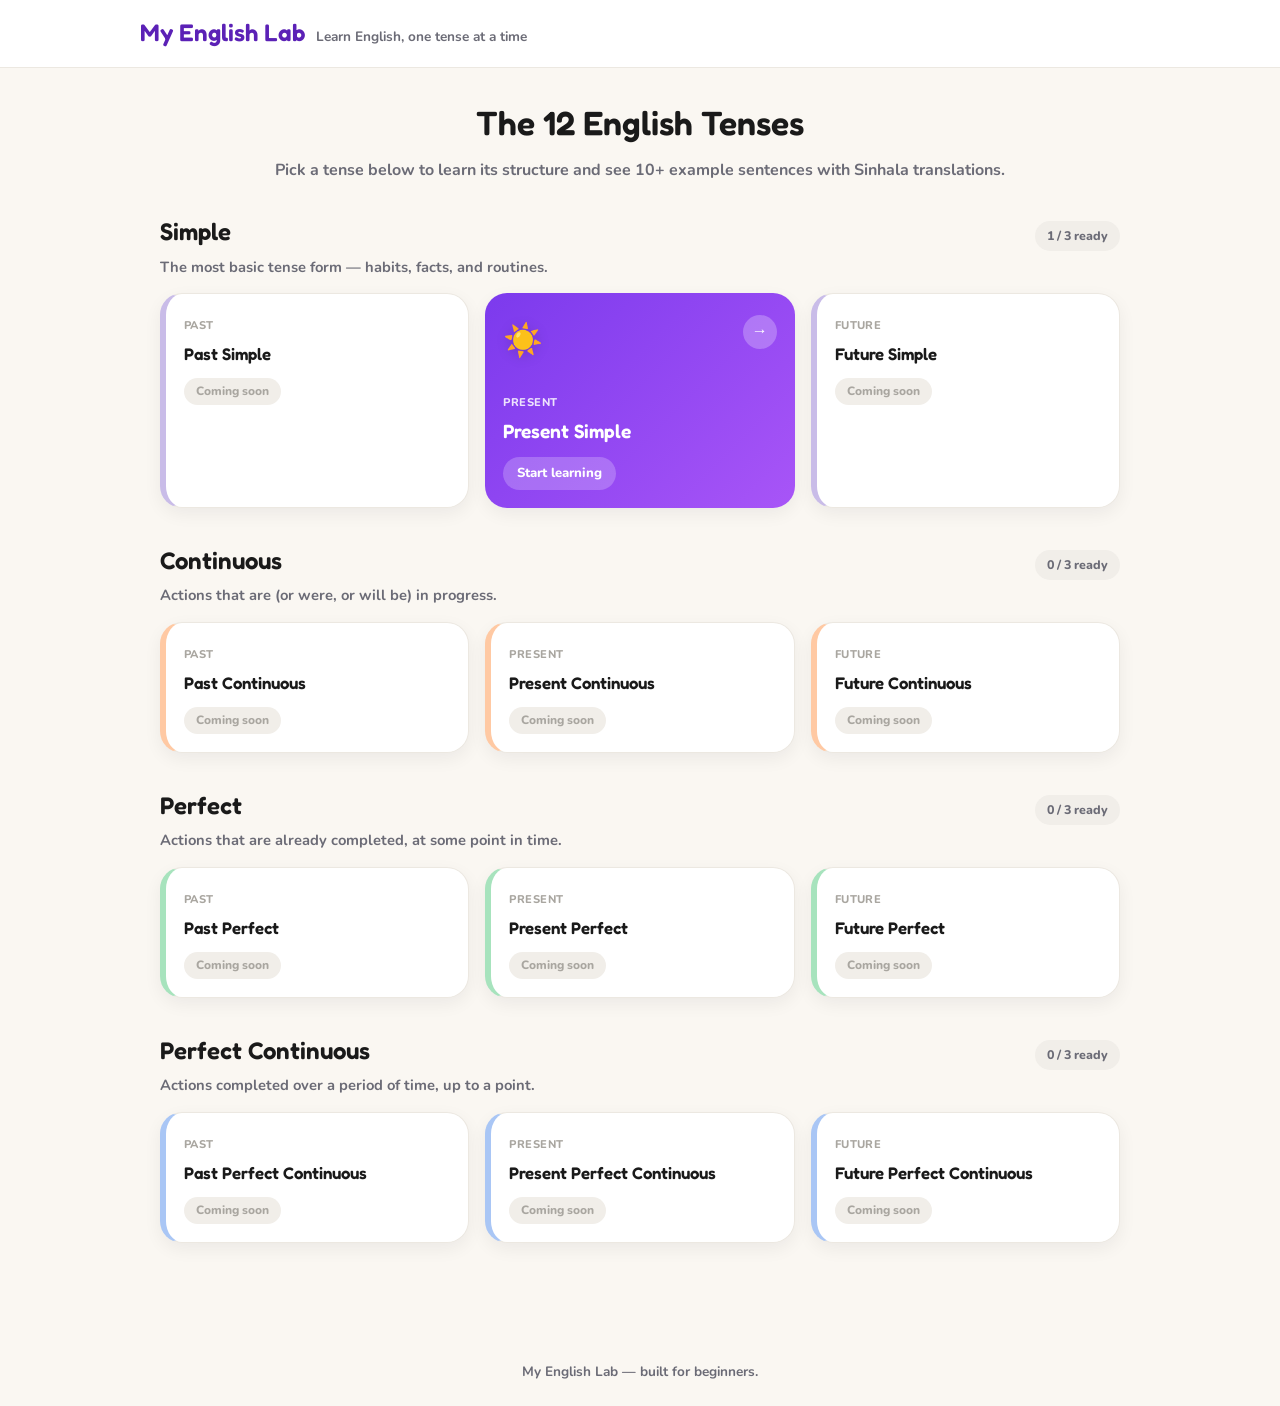
<file: index.html>
<!DOCTYPE html>
<html lang="en">
<head>
<meta charset="UTF-8">
<meta name="viewport" content="width=device-width, initial-scale=1.0">
<title>My English Lab - Learn the 12 English Tenses</title>
<link rel="preconnect" href="https://fonts.googleapis.com">
<link href="https://fonts.googleapis.com/css2?family=Fredoka:wght@500;600;700&family=Nunito:wght@400;600;700;800;900&display=swap" rel="stylesheet">
<link rel="stylesheet" href="css/style.css">
</head>
<body>

<header class="site-header">
  <div class="header-inner">
    <div class="brand">
      <span class="logo">My English Lab</span>
      <span class="tagline">Learn English, one tense at a time</span>
    </div>
  </div>
</header>

<main>
  <div class="intro">
    <h1>The 12 English Tenses</h1>
    <p>Pick a tense below to learn its structure and see 10+ example sentences with Sinhala translations.</p>
  </div>

  <div class="tense-group">
    <div class="group-header">
      <h2>Simple</h2>
      <span class="group-count">1 / 3 ready</span>
    </div>
    <p class="group-sub">The most basic tense form &mdash; habits, facts, and routines.</p>
    <div class="tense-grid">
      <div class="tense-card disabled" style="--card-c1:#c9bce8;">
        <span class="time-label">Past</span>
        <div class="name">Past Simple</div>
        <span class="badge-soon">Coming soon</span>
      </div>
      <a class="tense-card active" style="--card-c1:#7c3aed; --card-c2:#a855f7;" href="tenses/present-simple.html">
        <div class="hero">
          <span class="icon">☀️</span>
          <span class="badge-circle">&rarr;</span>
        </div>
        <div class="card-body">
          <span class="time-label">Present</span>
          <div class="name">Present Simple</div>
          <span class="badge-ready">Start learning</span>
        </div>
      </a>
      <div class="tense-card disabled" style="--card-c1:#c9bce8;">
        <span class="time-label">Future</span>
        <div class="name">Future Simple</div>
        <span class="badge-soon">Coming soon</span>
      </div>
    </div>
  </div>

  <div class="tense-group">
    <div class="group-header">
      <h2>Continuous</h2>
      <span class="group-count">0 / 3 ready</span>
    </div>
    <p class="group-sub">Actions that are (or were, or will be) in progress.</p>
    <div class="tense-grid">
      <div class="tense-card disabled" style="--card-c1:#ffc9a3;">
        <span class="time-label">Past</span>
        <div class="name">Past Continuous</div>
        <span class="badge-soon">Coming soon</span>
      </div>
      <div class="tense-card disabled" style="--card-c1:#ffc9a3;">
        <span class="time-label">Present</span>
        <div class="name">Present Continuous</div>
        <span class="badge-soon">Coming soon</span>
      </div>
      <div class="tense-card disabled" style="--card-c1:#ffc9a3;">
        <span class="time-label">Future</span>
        <div class="name">Future Continuous</div>
        <span class="badge-soon">Coming soon</span>
      </div>
    </div>
  </div>

  <div class="tense-group">
    <div class="group-header">
      <h2>Perfect</h2>
      <span class="group-count">0 / 3 ready</span>
    </div>
    <p class="group-sub">Actions that are already completed, at some point in time.</p>
    <div class="tense-grid">
      <div class="tense-card disabled" style="--card-c1:#a7e3bd;">
        <span class="time-label">Past</span>
        <div class="name">Past Perfect</div>
        <span class="badge-soon">Coming soon</span>
      </div>
      <div class="tense-card disabled" style="--card-c1:#a7e3bd;">
        <span class="time-label">Present</span>
        <div class="name">Present Perfect</div>
        <span class="badge-soon">Coming soon</span>
      </div>
      <div class="tense-card disabled" style="--card-c1:#a7e3bd;">
        <span class="time-label">Future</span>
        <div class="name">Future Perfect</div>
        <span class="badge-soon">Coming soon</span>
      </div>
    </div>
  </div>

  <div class="tense-group">
    <div class="group-header">
      <h2>Perfect Continuous</h2>
      <span class="group-count">0 / 3 ready</span>
    </div>
    <p class="group-sub">Actions completed over a period of time, up to a point.</p>
    <div class="tense-grid">
      <div class="tense-card disabled" style="--card-c1:#a9c6f5;">
        <span class="time-label">Past</span>
        <div class="name">Past Perfect Continuous</div>
        <span class="badge-soon">Coming soon</span>
      </div>
      <div class="tense-card disabled" style="--card-c1:#a9c6f5;">
        <span class="time-label">Present</span>
        <div class="name">Present Perfect Continuous</div>
        <span class="badge-soon">Coming soon</span>
      </div>
      <div class="tense-card disabled" style="--card-c1:#a9c6f5;">
        <span class="time-label">Future</span>
        <div class="name">Future Perfect Continuous</div>
        <span class="badge-soon">Coming soon</span>
      </div>
    </div>
  </div>
</main>

<footer class="site-footer">
  My English Lab &mdash; built for beginners.
</footer>

</body>
</html>
</file>
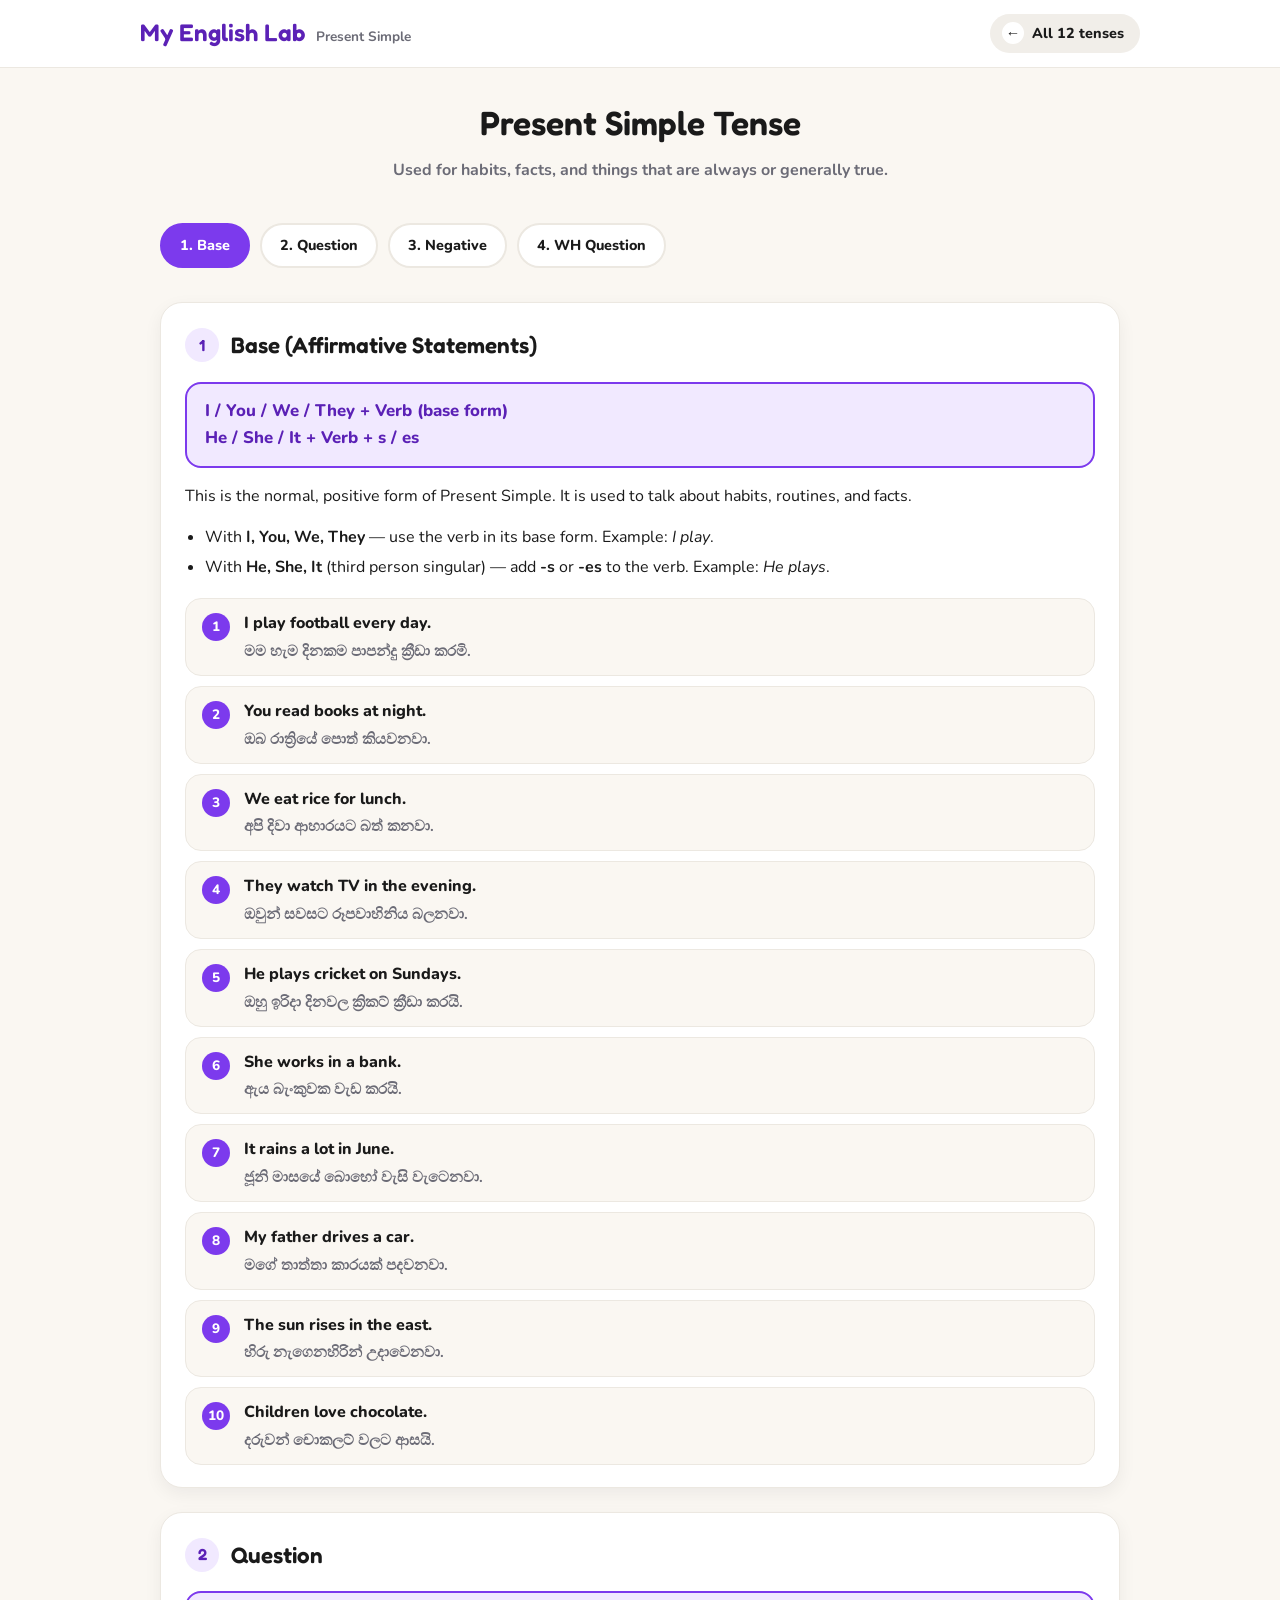
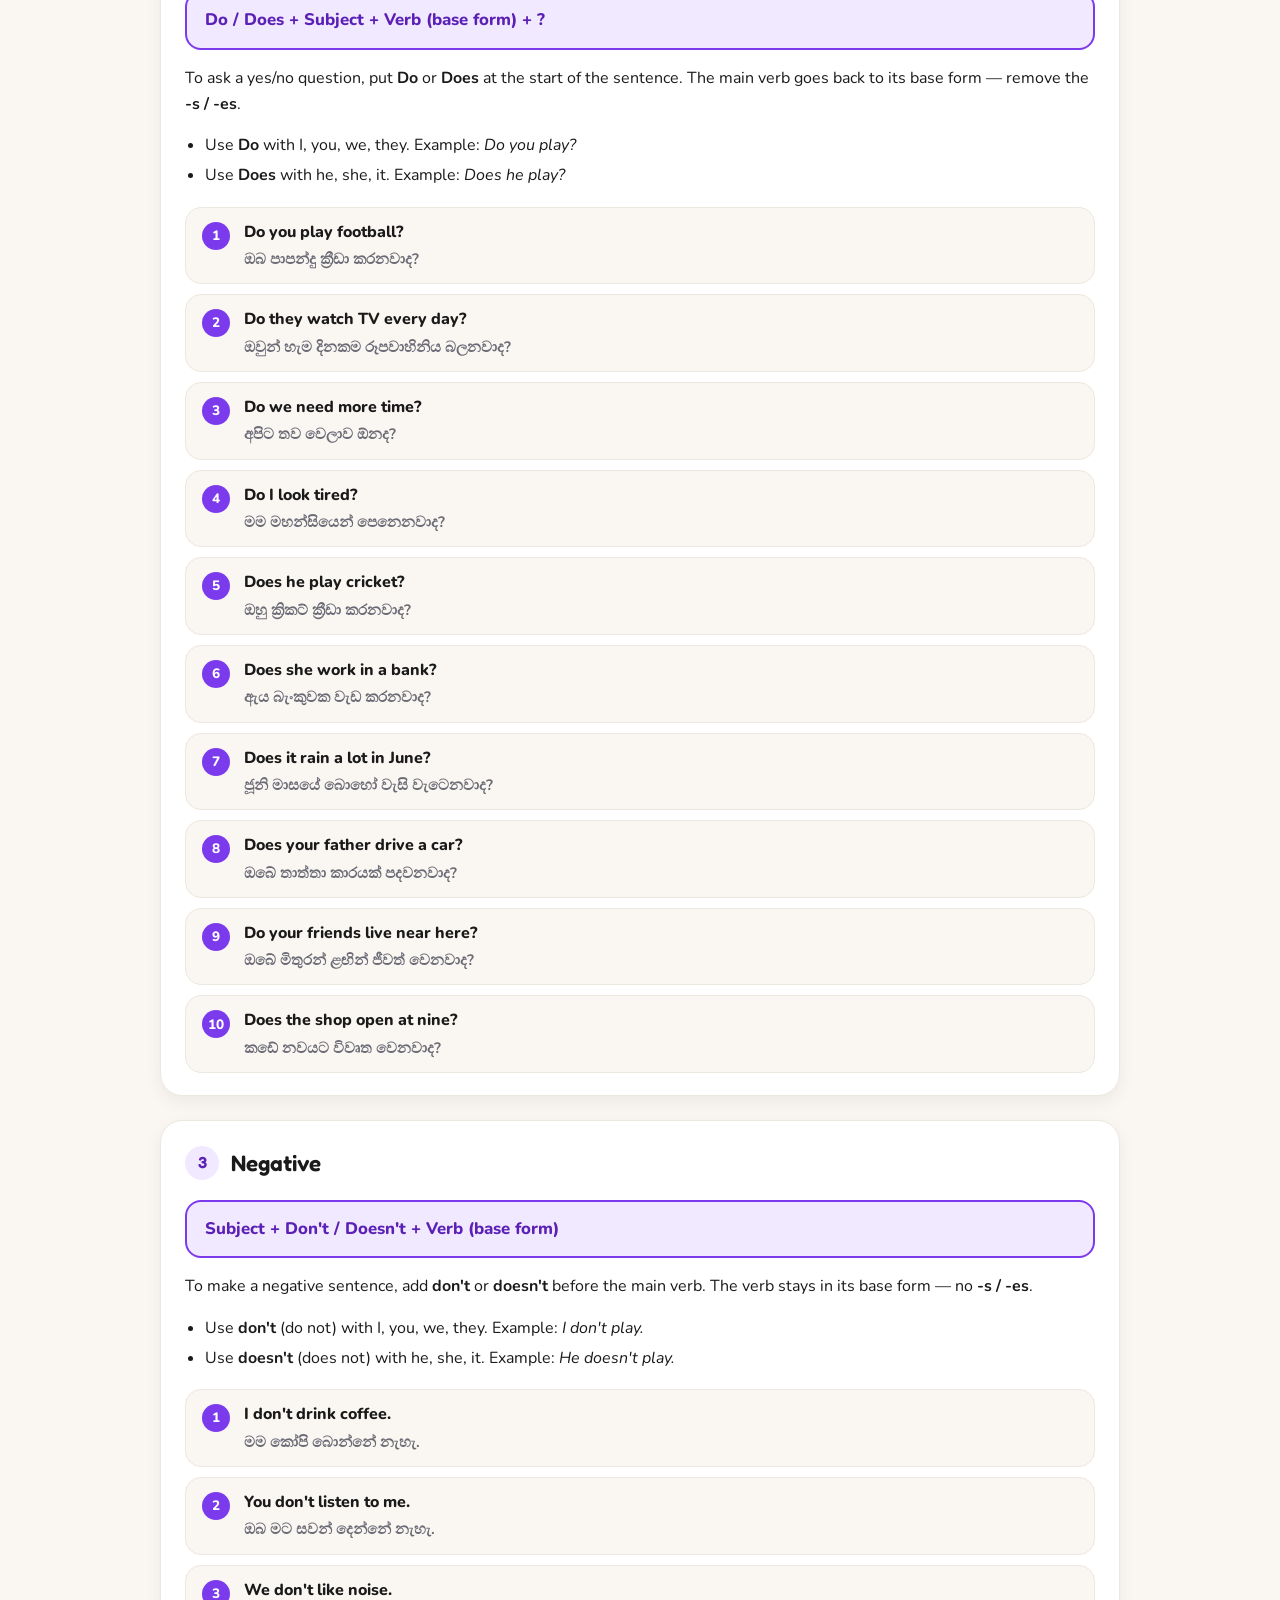
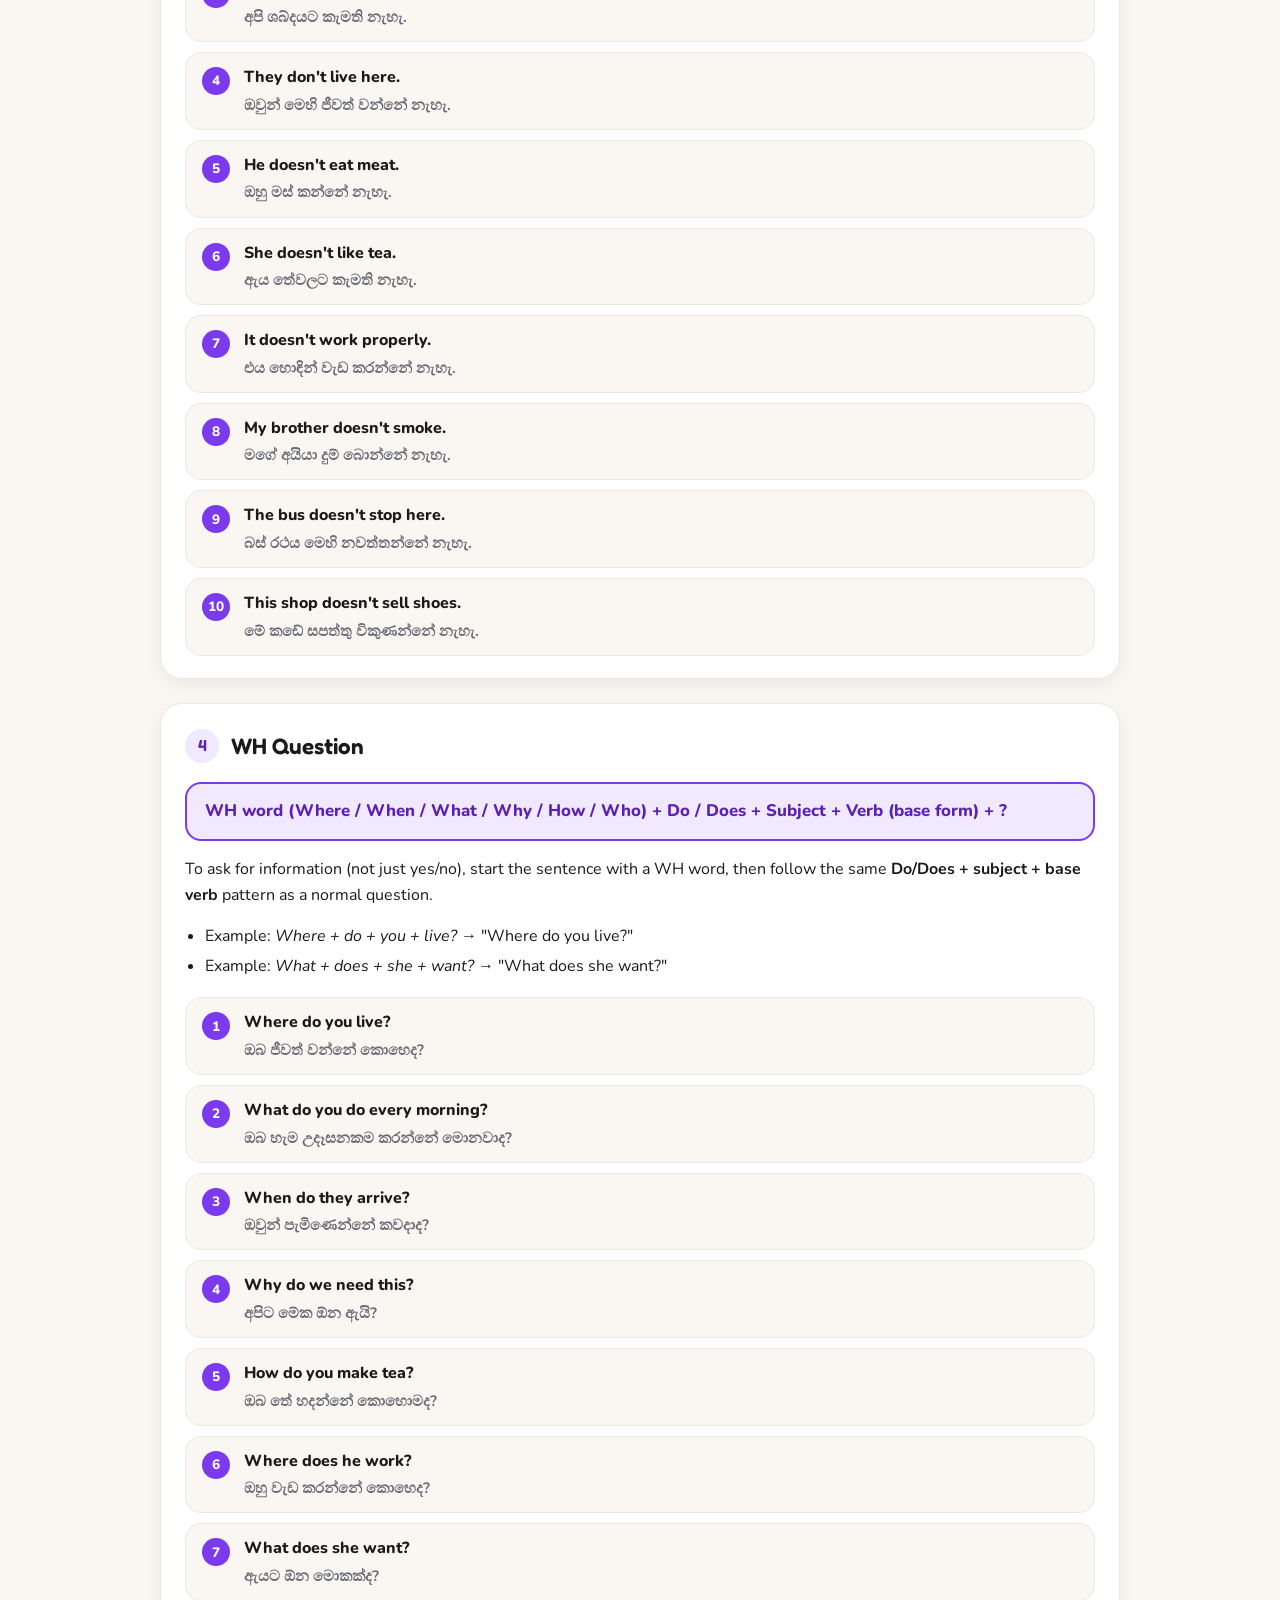
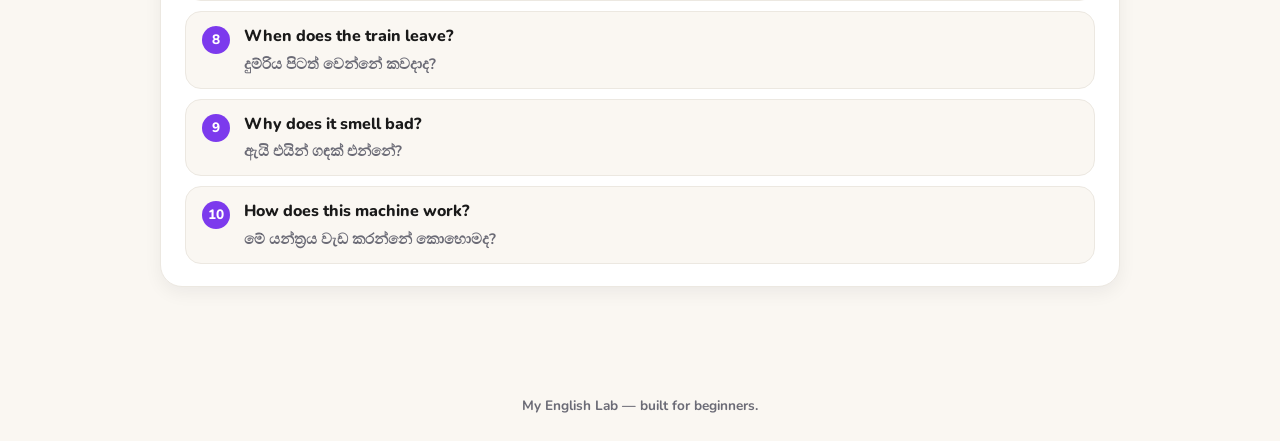
<file: tenses/present-simple.html>
<!DOCTYPE html>
<html lang="en">
<head>
<meta charset="UTF-8">
<meta name="viewport" content="width=device-width, initial-scale=1.0">
<title>Present Simple - My English Lab</title>
<link rel="preconnect" href="https://fonts.googleapis.com">
<link href="https://fonts.googleapis.com/css2?family=Fredoka:wght@500;600;700&family=Nunito:wght@400;600;700;800;900&display=swap" rel="stylesheet">
<link rel="stylesheet" href="../css/style.css">
</head>
<body>

<header class="site-header">
  <div class="header-inner">
    <div class="brand">
      <span class="logo">My English Lab</span>
      <span class="tagline">Present Simple</span>
    </div>
    <a class="back-link" href="../index.html"><span class="arrow">&larr;</span> All 12 tenses</a>
  </div>
</header>

<main>
  <div class="intro">
    <h1>Present Simple Tense</h1>
    <p>Used for habits, facts, and things that are always or generally true.</p>
  </div>

  <nav class="section-nav">
    <a href="#base">1. Base</a>
    <a href="#question">2. Question</a>
    <a href="#negative">3. Negative</a>
    <a href="#wh-question">4. WH Question</a>
  </nav>

  <!-- 1. BASE -->
  <section class="tense-section" id="base">
    <h2><span class="step-badge">1</span> Base (Affirmative Statements)</h2>
    <div class="formula-box">
      I / You / We / They + Verb (base form)<br>
      He / She / It + Verb + s / es
    </div>
    <div class="explanation">
      <p>This is the normal, positive form of Present Simple. It is used to talk about habits, routines, and facts.</p>
      <ul>
        <li>With <strong>I, You, We, They</strong> &mdash; use the verb in its base form. Example: <em>I play</em>.</li>
        <li>With <strong>He, She, It</strong> (third person singular) &mdash; add <strong>-s</strong> or <strong>-es</strong> to the verb. Example: <em>He plays</em>.</li>
      </ul>
    </div>
    <ul class="example-list">
      <li><span class="num">1</span><div class="text"><div class="en">I play football every day.</div><div class="si">මම හැම දිනකම පාපන්දු ක්‍රීඩා කරමි.</div></div></li>
      <li><span class="num">2</span><div class="text"><div class="en">You read books at night.</div><div class="si">ඔබ රාත්‍රියේ පොත් කියවනවා.</div></div></li>
      <li><span class="num">3</span><div class="text"><div class="en">We eat rice for lunch.</div><div class="si">අපි දිවා ආහාරයට බත් කනවා.</div></div></li>
      <li><span class="num">4</span><div class="text"><div class="en">They watch TV in the evening.</div><div class="si">ඔවුන් සවසට රූපවාහිනිය බලනවා.</div></div></li>
      <li><span class="num">5</span><div class="text"><div class="en">He plays cricket on Sundays.</div><div class="si">ඔහු ඉරිදා දිනවල ක්‍රිකට් ක්‍රීඩා කරයි.</div></div></li>
      <li><span class="num">6</span><div class="text"><div class="en">She works in a bank.</div><div class="si">ඇය බැංකුවක වැඩ කරයි.</div></div></li>
      <li><span class="num">7</span><div class="text"><div class="en">It rains a lot in June.</div><div class="si">ජූනි මාසයේ බොහෝ වැසි වැටෙනවා.</div></div></li>
      <li><span class="num">8</span><div class="text"><div class="en">My father drives a car.</div><div class="si">මගේ තාත්තා කාරයක් පදවනවා.</div></div></li>
      <li><span class="num">9</span><div class="text"><div class="en">The sun rises in the east.</div><div class="si">හිරු නැගෙනහිරින් උදාවෙනවා.</div></div></li>
      <li><span class="num">10</span><div class="text"><div class="en">Children love chocolate.</div><div class="si">දරුවන් චොකලට් වලට ආසයි.</div></div></li>
    </ul>
  </section>

  <!-- 2. QUESTION -->
  <section class="tense-section" id="question">
    <h2><span class="step-badge">2</span> Question</h2>
    <div class="formula-box">
      Do / Does + Subject + Verb (base form) + ?
    </div>
    <div class="explanation">
      <p>To ask a yes/no question, put <strong>Do</strong> or <strong>Does</strong> at the start of the sentence. The main verb goes back to its base form &mdash; remove the <strong>-s / -es</strong>.</p>
      <ul>
        <li>Use <strong>Do</strong> with I, you, we, they. Example: <em>Do you play?</em></li>
        <li>Use <strong>Does</strong> with he, she, it. Example: <em>Does he play?</em></li>
      </ul>
    </div>
    <ul class="example-list">
      <li><span class="num">1</span><div class="text"><div class="en">Do you play football?</div><div class="si">ඔබ පාපන්දු ක්‍රීඩා කරනවාද?</div></div></li>
      <li><span class="num">2</span><div class="text"><div class="en">Do they watch TV every day?</div><div class="si">ඔවුන් හැම දිනකම රූපවාහිනිය බලනවාද?</div></div></li>
      <li><span class="num">3</span><div class="text"><div class="en">Do we need more time?</div><div class="si">අපිට තව වෙලාව ඕනද?</div></div></li>
      <li><span class="num">4</span><div class="text"><div class="en">Do I look tired?</div><div class="si">මම මහන්සියෙන් පෙනෙනවාද?</div></div></li>
      <li><span class="num">5</span><div class="text"><div class="en">Does he play cricket?</div><div class="si">ඔහු ක්‍රිකට් ක්‍රීඩා කරනවාද?</div></div></li>
      <li><span class="num">6</span><div class="text"><div class="en">Does she work in a bank?</div><div class="si">ඇය බැංකුවක වැඩ කරනවාද?</div></div></li>
      <li><span class="num">7</span><div class="text"><div class="en">Does it rain a lot in June?</div><div class="si">ජූනි මාසයේ බොහෝ වැසි වැටෙනවාද?</div></div></li>
      <li><span class="num">8</span><div class="text"><div class="en">Does your father drive a car?</div><div class="si">ඔබේ තාත්තා කාරයක් පදවනවාද?</div></div></li>
      <li><span class="num">9</span><div class="text"><div class="en">Do your friends live near here?</div><div class="si">ඔබේ මිතුරන් ළඟින් ජීවත් වෙනවාද?</div></div></li>
      <li><span class="num">10</span><div class="text"><div class="en">Does the shop open at nine?</div><div class="si">කඩේ නවයට විවෘත වෙනවාද?</div></div></li>
    </ul>
  </section>

  <!-- 3. NEGATIVE -->
  <section class="tense-section" id="negative">
    <h2><span class="step-badge">3</span> Negative</h2>
    <div class="formula-box">
      Subject + Don't / Doesn't + Verb (base form)
    </div>
    <div class="explanation">
      <p>To make a negative sentence, add <strong>don't</strong> or <strong>doesn't</strong> before the main verb. The verb stays in its base form &mdash; no <strong>-s / -es</strong>.</p>
      <ul>
        <li>Use <strong>don't</strong> (do not) with I, you, we, they. Example: <em>I don't play.</em></li>
        <li>Use <strong>doesn't</strong> (does not) with he, she, it. Example: <em>He doesn't play.</em></li>
      </ul>
    </div>
    <ul class="example-list">
      <li><span class="num">1</span><div class="text"><div class="en">I don't drink coffee.</div><div class="si">මම කෝපි බොන්නේ නැහැ.</div></div></li>
      <li><span class="num">2</span><div class="text"><div class="en">You don't listen to me.</div><div class="si">ඔබ මට සවන් දෙන්නේ නැහැ.</div></div></li>
      <li><span class="num">3</span><div class="text"><div class="en">We don't like noise.</div><div class="si">අපි ශබ්දයට කැමති නැහැ.</div></div></li>
      <li><span class="num">4</span><div class="text"><div class="en">They don't live here.</div><div class="si">ඔවුන් මෙහි ජීවත් වන්නේ නැහැ.</div></div></li>
      <li><span class="num">5</span><div class="text"><div class="en">He doesn't eat meat.</div><div class="si">ඔහු මස් කන්නේ නැහැ.</div></div></li>
      <li><span class="num">6</span><div class="text"><div class="en">She doesn't like tea.</div><div class="si">ඇය තේවලට කැමති නැහැ.</div></div></li>
      <li><span class="num">7</span><div class="text"><div class="en">It doesn't work properly.</div><div class="si">එය හොඳින් වැඩ කරන්නේ නැහැ.</div></div></li>
      <li><span class="num">8</span><div class="text"><div class="en">My brother doesn't smoke.</div><div class="si">මගේ අයියා දුම් බොන්නේ නැහැ.</div></div></li>
      <li><span class="num">9</span><div class="text"><div class="en">The bus doesn't stop here.</div><div class="si">බස් රථය මෙහි නවත්තන්නේ නැහැ.</div></div></li>
      <li><span class="num">10</span><div class="text"><div class="en">This shop doesn't sell shoes.</div><div class="si">මේ කඩේ සපත්තු විකුණන්නේ නැහැ.</div></div></li>
    </ul>
  </section>

  <!-- 4. WH QUESTION -->
  <section class="tense-section" id="wh-question">
    <h2><span class="step-badge">4</span> WH Question</h2>
    <div class="formula-box">
      WH word (Where / When / What / Why / How / Who) + Do / Does + Subject + Verb (base form) + ?
    </div>
    <div class="explanation">
      <p>To ask for information (not just yes/no), start the sentence with a WH word, then follow the same <strong>Do/Does + subject + base verb</strong> pattern as a normal question.</p>
      <ul>
        <li>Example: <em>Where + do + you + live?</em> &rarr; "Where do you live?"</li>
        <li>Example: <em>What + does + she + want?</em> &rarr; "What does she want?"</li>
      </ul>
    </div>
    <ul class="example-list">
      <li><span class="num">1</span><div class="text"><div class="en">Where do you live?</div><div class="si">ඔබ ජීවත් වන්නේ කොහෙද?</div></div></li>
      <li><span class="num">2</span><div class="text"><div class="en">What do you do every morning?</div><div class="si">ඔබ හැම උදෑසනකම කරන්නේ මොනවාද?</div></div></li>
      <li><span class="num">3</span><div class="text"><div class="en">When do they arrive?</div><div class="si">ඔවුන් පැමිණෙන්නේ කවදාද?</div></div></li>
      <li><span class="num">4</span><div class="text"><div class="en">Why do we need this?</div><div class="si">අපිට මේක ඕන ඇයි?</div></div></li>
      <li><span class="num">5</span><div class="text"><div class="en">How do you make tea?</div><div class="si">ඔබ තේ හදන්නේ කොහොමද?</div></div></li>
      <li><span class="num">6</span><div class="text"><div class="en">Where does he work?</div><div class="si">ඔහු වැඩ කරන්නේ කොහෙද?</div></div></li>
      <li><span class="num">7</span><div class="text"><div class="en">What does she want?</div><div class="si">ඇයට ඕන මොකක්ද?</div></div></li>
      <li><span class="num">8</span><div class="text"><div class="en">When does the train leave?</div><div class="si">දුම්රිය පිටත් වෙන්නේ කවදාද?</div></div></li>
      <li><span class="num">9</span><div class="text"><div class="en">Why does it smell bad?</div><div class="si">ඇයි එයින් ගඳක් එන්නේ?</div></div></li>
      <li><span class="num">10</span><div class="text"><div class="en">How does this machine work?</div><div class="si">මේ යන්ත්‍රය වැඩ කරන්නේ කොහොමද?</div></div></li>
    </ul>
  </section>

</main>

<footer class="site-footer">
  My English Lab &mdash; built for beginners.
</footer>

<script src="../js/script.js"></script>
</body>
</html>
</file>
<file: css/style.css>
/* My English Lab - shared styles
   Visual language based on provided reference UI:
   rounded playful headings, warm off-white background,
   vivid purple/orange accents, big rounded cards, pill buttons. */

:root {
  --color-bg: #faf7f2;
  --color-surface: #ffffff;
  --color-text: #1a1a1a;
  --color-text-muted: #6b6b76;

  --color-primary: #7c3aed;
  --color-primary-dark: #5b21b6;
  --color-primary-tint: #f1e9ff;

  --color-orange: #ff7a30;
  --color-orange-tint: #fff1e8;

  --color-success: #16a34a;
  --color-success-tint: #e9f9ee;

  --color-danger: #f97316;
  --color-danger-tint: #fff1e8;

  --color-blue: #2563eb;
  --color-green: #16a34a;

  --color-border: #ece8e1;
  --color-disabled-bg: #f1eee9;
  --color-disabled-text: #a9a6a0;

  --radius-lg: 22px;
  --radius-md: 16px;
  --radius-pill: 999px;
  --shadow-card: 0 6px 18px rgba(20, 10, 40, 0.06);
  --shadow-card-hover: 0 10px 26px rgba(124, 58, 237, 0.18);

  --max-width: 1000px;
  --header-h: 68px;
  --nav-h: 54px;
}

@media (max-width: 480px) {
  :root {
    --header-h: 56px;
    --nav-h: 50px;
  }
}

* {
  box-sizing: border-box;
}

html, body {
  margin: 0;
  padding: 0;
}

body {
  font-family: "Nunito", "Segoe UI", Roboto, Helvetica, Arial, sans-serif;
  background: var(--color-bg);
  color: var(--color-text);
  line-height: 1.6;
}

h1, h2, h3, .heading-font {
  font-family: "Fredoka", "Nunito", sans-serif;
  font-weight: 600;
}

a {
  color: var(--color-primary);
  text-decoration: none;
}

/* ---------- Header ---------- */

.site-header {
  background: var(--color-surface);
  border-bottom: 1px solid var(--color-border);
  padding: 0 20px;
  height: var(--header-h);
  display: flex;
  align-items: center;
  position: sticky;
  top: 0;
  z-index: 10;
}

.site-header .header-inner {
  width: 100%;
  max-width: var(--max-width);
  margin: 0 auto;
  display: flex;
  align-items: center;
  justify-content: space-between;
  gap: 10px;
  flex-wrap: nowrap;
}

.brand {
  display: flex;
  align-items: baseline;
  gap: 10px;
  min-width: 0;
  overflow: hidden;
  flex-shrink: 1;
}

.brand .logo {
  font-family: "Fredoka", sans-serif;
  font-size: 1.5rem;
  font-weight: 600;
  color: var(--color-primary-dark);
  white-space: nowrap;
  overflow: hidden;
  text-overflow: ellipsis;
}

.brand .tagline {
  font-size: 0.85rem;
  color: var(--color-text-muted);
  font-weight: 700;
  white-space: nowrap;
}

.back-link {
  display: inline-flex;
  align-items: center;
  gap: 8px;
  font-weight: 800;
  font-size: 0.9rem;
  color: var(--color-text);
  background: var(--color-disabled-bg);
  border-radius: var(--radius-pill);
  padding: 8px 16px 8px 12px;
  transition: background 0.15s ease, color 0.15s ease;
  flex-shrink: 0;
  white-space: nowrap;
}

@media (max-width: 480px) {
  .brand .tagline {
    display: none;
  }

  .brand .logo {
    font-size: 1.2rem;
  }

  .back-link {
    font-size: 0.82rem;
    padding: 6px 12px 6px 8px;
    gap: 6px;
  }

  .back-link .arrow {
    width: 18px;
    height: 18px;
  }

  .site-header {
    padding: 0 16px;
  }
}

.back-link .arrow {
  display: inline-flex;
  align-items: center;
  justify-content: center;
  width: 22px;
  height: 22px;
  border-radius: 50%;
  background: var(--color-surface);
  font-weight: 900;
}

.back-link:hover {
  background: var(--color-primary-tint);
  color: var(--color-primary-dark);
}

main {
  max-width: var(--max-width);
  margin: 0 auto;
  padding: 28px 20px 60px;
}

.intro {
  text-align: center;
  margin-bottom: 30px;
}

.intro h1 {
  margin: 0 0 8px;
  font-size: 2.1rem;
  color: var(--color-text);
}

.intro p {
  color: var(--color-text-muted);
  margin: 0;
  font-weight: 700;
}

/* ---------- Tense grid on home page ---------- */

.tense-group {
  margin-bottom: 34px;
}

.tense-group .group-header {
  display: flex;
  align-items: baseline;
  justify-content: space-between;
  margin-bottom: 4px;
}

.tense-group h2 {
  font-size: 1.5rem;
  color: var(--color-text);
  margin: 0;
}

.tense-group .group-count {
  font-size: 0.78rem;
  font-weight: 800;
  color: var(--color-text-muted);
  background: var(--color-disabled-bg);
  border-radius: var(--radius-pill);
  padding: 5px 12px;
  white-space: nowrap;
}

.tense-group .group-sub {
  color: var(--color-text-muted);
  font-size: 0.92rem;
  font-weight: 700;
  margin: 0 0 14px;
}

.tense-grid {
  display: grid;
  grid-template-columns: repeat(3, 1fr);
  gap: 16px;
}

@media (max-width: 700px) {
  .tense-grid {
    grid-template-columns: 1fr;
  }
}

/* Active / featured card - gradient hero style */
.tense-card {
  border-radius: var(--radius-lg);
  overflow: hidden;
  box-shadow: var(--shadow-card);
  display: block;
  border: 1px solid var(--color-border);
  background: var(--color-surface);
  transition: transform 0.15s ease, box-shadow 0.15s ease;
}

.tense-card.active {
  cursor: pointer;
  border: none;
  color: #fff;
  background: linear-gradient(135deg, var(--card-c1, #7c3aed), var(--card-c2, #a855f7));
}

.tense-card.active:hover {
  transform: translateY(-3px);
  box-shadow: var(--shadow-card-hover);
}

.tense-card .hero {
  padding: 22px 18px 14px;
  min-height: 92px;
  display: flex;
  align-items: flex-start;
  justify-content: space-between;
}

.tense-card .hero .icon {
  font-size: 2rem;
  filter: drop-shadow(0 2px 6px rgba(0, 0, 0, 0.15));
}

.tense-card .hero .badge-circle {
  width: 34px;
  height: 34px;
  border-radius: 50%;
  background: rgba(255, 255, 255, 0.25);
  display: flex;
  align-items: center;
  justify-content: center;
  font-weight: 900;
}

.tense-card .card-body {
  padding: 4px 18px 18px;
}

.tense-card.active .time-label {
  display: inline-block;
  font-size: 0.7rem;
  font-weight: 800;
  text-transform: uppercase;
  letter-spacing: 0.04em;
  color: rgba(255, 255, 255, 0.85);
  margin-bottom: 4px;
}

.tense-card.active .name {
  font-family: "Fredoka", sans-serif;
  font-weight: 600;
  font-size: 1.2rem;
  color: #fff;
}

.tense-card.active .badge-ready {
  display: inline-block;
  margin-top: 10px;
  font-size: 0.82rem;
  font-weight: 800;
  color: #fff;
  background: rgba(255, 255, 255, 0.22);
  border-radius: var(--radius-pill);
  padding: 6px 14px;
}

/* Disabled / coming soon card */
.tense-card.disabled {
  padding: 18px;
  cursor: default;
  border-left: 6px solid var(--card-c1, #d8d3c9);
}

.tense-card.disabled .time-label {
  display: inline-block;
  font-size: 0.7rem;
  font-weight: 800;
  text-transform: uppercase;
  letter-spacing: 0.04em;
  color: var(--color-disabled-text);
  margin-bottom: 6px;
}

.tense-card.disabled .name {
  font-family: "Fredoka", sans-serif;
  font-size: 1.05rem;
  font-weight: 600;
  color: var(--color-text);
}

.badge-soon {
  display: inline-block;
  margin-top: 10px;
  font-size: 0.75rem;
  font-weight: 800;
  color: var(--color-disabled-text);
  background: var(--color-disabled-bg);
  border-radius: var(--radius-pill);
  padding: 4px 12px;
}

/* ---------- Tense detail page ---------- */

.section-nav {
  display: flex;
  gap: 10px;
  flex-wrap: nowrap;
  overflow-x: auto;
  -webkit-overflow-scrolling: touch;
  scrollbar-width: none;
  margin: 0 -20px 24px;
  padding: 10px 20px;
  position: sticky;
  top: var(--header-h);
  min-height: var(--nav-h);
  background: var(--color-bg);
  z-index: 5;
}

.section-nav::-webkit-scrollbar {
  display: none;
}

.section-nav a {
  flex-shrink: 0;
  white-space: nowrap;
  background: var(--color-surface);
  border: 2px solid var(--color-border);
  border-radius: var(--radius-pill);
  padding: 9px 18px;
  font-weight: 800;
  font-size: 0.9rem;
  color: var(--color-text);
  transition: background 0.15s ease, color 0.15s ease, border-color 0.15s ease;
}

.section-nav a:hover {
  border-color: var(--color-primary);
  color: var(--color-primary-dark);
}

.section-nav a.active {
  background: var(--color-primary);
  border-color: var(--color-primary);
  color: #fff;
}

.tense-section {
  background: var(--color-surface);
  border: 1px solid var(--color-border);
  border-radius: var(--radius-lg);
  padding: 24px 24px 22px;
  margin-bottom: 24px;
  box-shadow: var(--shadow-card);
  scroll-margin-top: calc(var(--header-h) + var(--nav-h) + 14px);
}

.tense-section h2 {
  margin-top: 0;
  font-size: 1.4rem;
  color: var(--color-text);
  display: flex;
  align-items: center;
  gap: 12px;
}

.tense-section h2 .step-badge {
  display: inline-flex;
  align-items: center;
  justify-content: center;
  width: 34px;
  height: 34px;
  border-radius: 50%;
  background: var(--color-primary-tint);
  color: var(--color-primary-dark);
  font-family: "Fredoka", sans-serif;
  font-size: 1rem;
  flex-shrink: 0;
}

.formula-box {
  background: var(--color-primary-tint);
  border: 2px solid var(--color-primary);
  border-radius: var(--radius-md);
  padding: 14px 18px;
  font-weight: 800;
  font-size: 1.05rem;
  color: var(--color-primary-dark);
  margin: 14px 0 16px;
  overflow-x: auto;
}

.explanation {
  color: var(--color-text);
  margin-bottom: 18px;
}

.explanation ul {
  margin: 8px 0 0;
  padding-left: 20px;
}

.explanation li {
  margin-bottom: 4px;
}

/* Example list - flashcard rows instead of a plain table */
.example-list {
  list-style: none;
  margin: 10px 0 0;
  padding: 0;
  display: flex;
  flex-direction: column;
  gap: 10px;
}

.example-list li {
  display: flex;
  align-items: flex-start;
  gap: 14px;
  background: var(--color-bg);
  border: 1px solid var(--color-border);
  border-radius: var(--radius-md);
  padding: 12px 16px;
  transition: transform 0.12s ease, box-shadow 0.12s ease, border-color 0.12s ease;
}

.example-list li:hover {
  transform: translateY(-1px);
  box-shadow: var(--shadow-card);
  border-color: var(--color-primary);
}

.example-list .num {
  flex-shrink: 0;
  width: 28px;
  height: 28px;
  border-radius: 50%;
  background: var(--color-primary);
  color: #fff;
  font-weight: 800;
  font-size: 0.85rem;
  display: flex;
  align-items: center;
  justify-content: center;
  margin-top: 2px;
}

.example-list .text .en {
  font-weight: 800;
  font-size: 1rem;
  color: var(--color-text);
}

.example-list .text .si {
  color: var(--color-text-muted);
  font-weight: 700;
  font-size: 0.94rem;
  margin-top: 2px;
}

footer.site-footer {
  text-align: center;
  color: var(--color-text-muted);
  font-weight: 700;
  font-size: 0.85rem;
  padding: 24px 20px;
}
</file>
